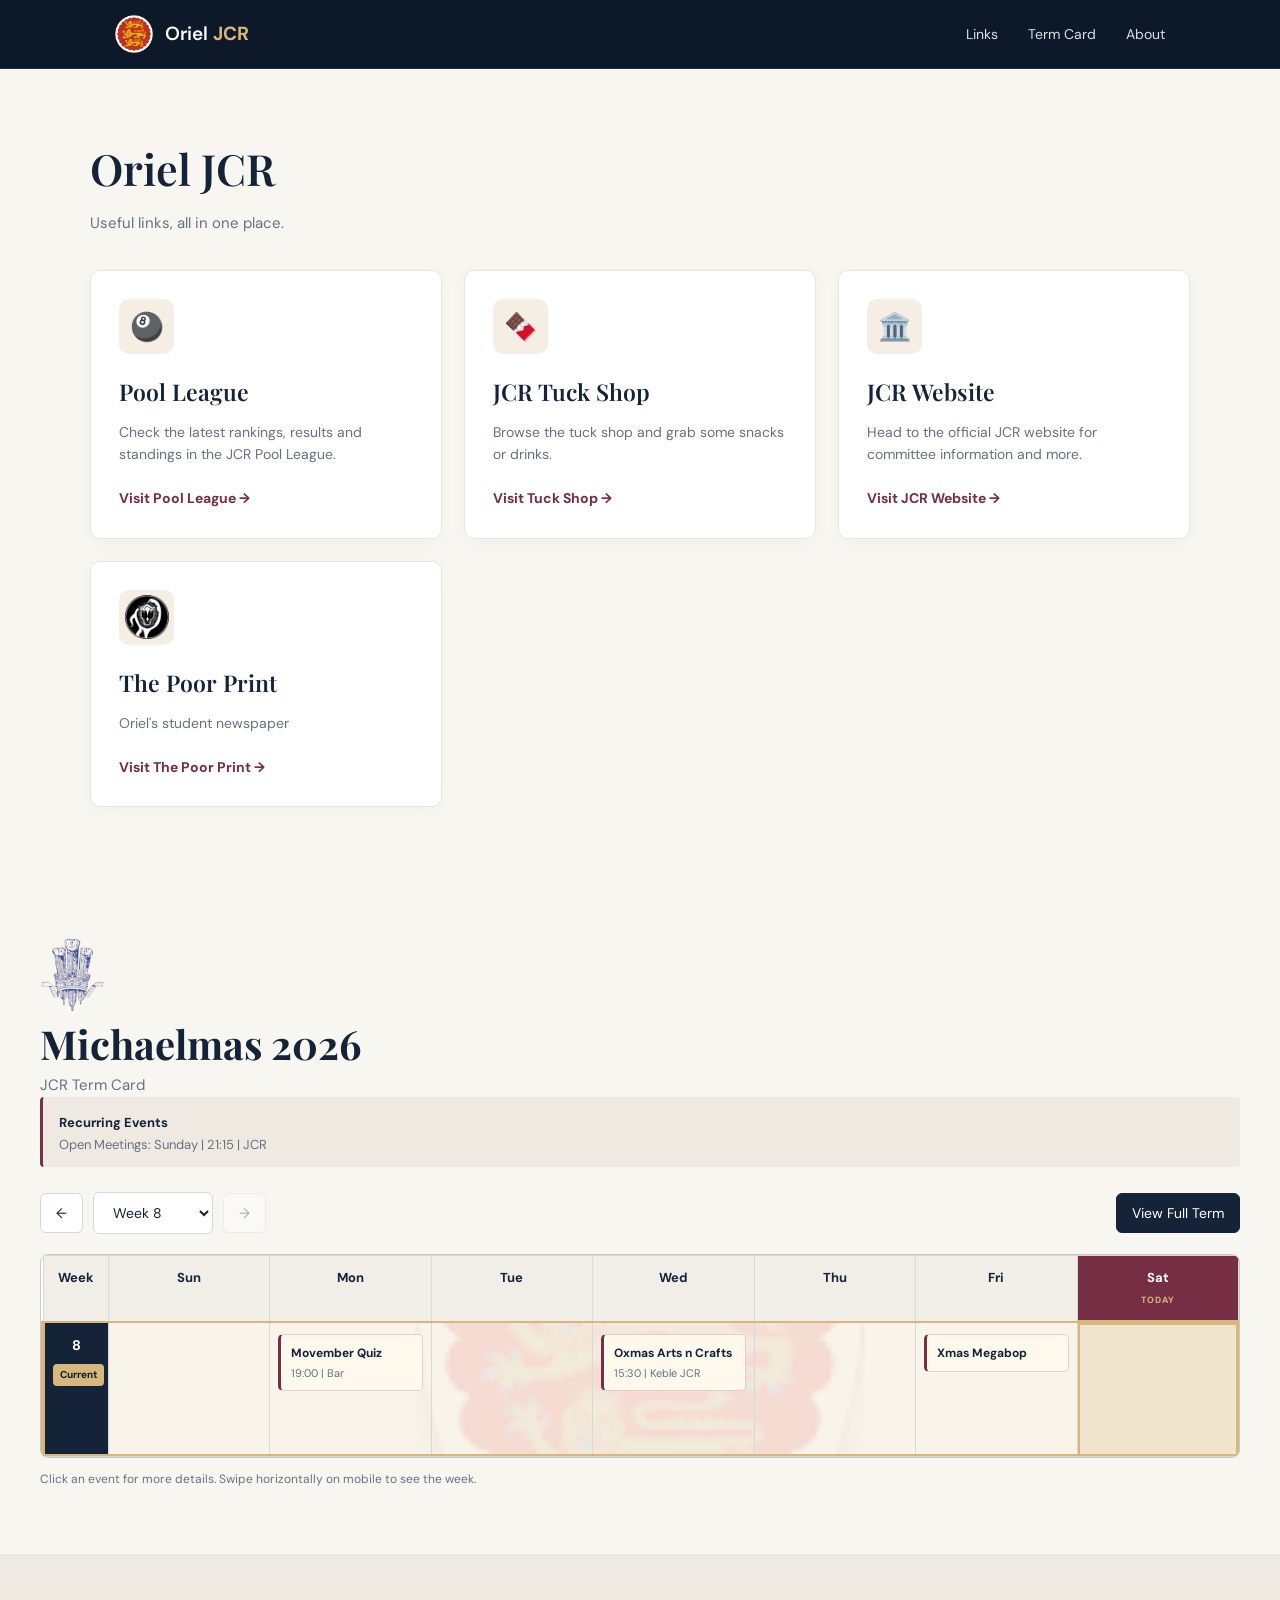
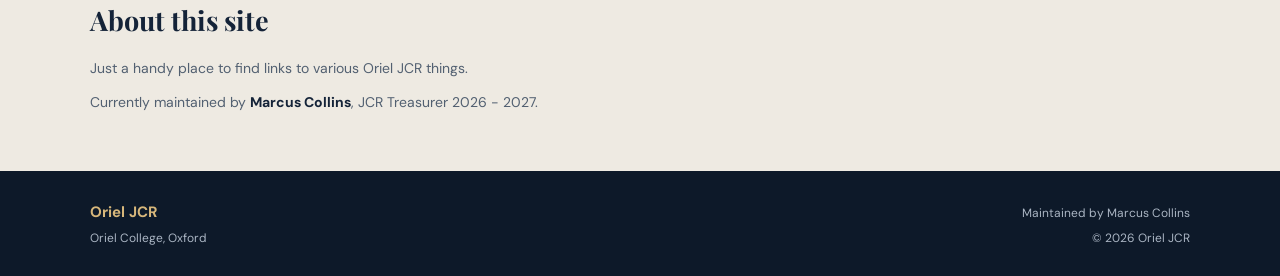
<file: index.html>
<!DOCTYPE html>
<html lang="en">
<head>
  <meta charset="UTF-8">
  <meta name="viewport"
        content="width=device-width, initial-scale=1.0">

  <meta name="description"
        content="Useful links and resources for Oriel College JCR students.">

  <title>Oriel JCR</title>

  <link rel="icon" type="image/x-icon" href="icon.ico">
  <link rel="stylesheet" href="style.css">

  <script src="script.js" defer></script>
</head>
<body>
  <!-- Navigation -->
  <header class="site-header">
    <nav class="navbar">

      <a href="#resources" class="brand">
        <img src="icon.ico"
             alt="Oriel JCR"
             class="brand-icon">

        <span>Oriel <strong>JCR</strong></span>
      </a>

      <button class="menu-toggle"
              aria-label="Toggle navigation"
              aria-controls="nav-links"
              aria-expanded="false">
        ☰
      </button>

      <div class="nav-links" id="nav-links">
        <a href="#resources">Links</a>
        <a href="#termcard">Term Card</a>
        <a href="#about">About</a>

        <a href="admin/" id="admin-link" class="admin-link" hidden><span>⚙</span> Admin</a>
      </div>

    </nav>
  </header>

  <main>

    <!-- Useful Links -->
    <section class="resources section" id="resources">

      <div class="section-heading">
        <h1>Oriel JCR</h1>
        <p>Useful links, all in one place.</p>
      </div>

      <div class="card-grid">

        <!-- Pool League -->
        <a href="https://orieljcrtreasurer.github.io/oriel-jcr-pool-rankings/" class="resource-card">

          <div class="card-icon">🎱</div>

          <h2>Pool League</h2>

          <p>
            Check the latest rankings, results
            and standings in the JCR Pool League.
          </p>

          <span class="card-link">
            Visit Pool League →
          </span>
        </a>

        <!-- Tuck Shop -->
        <a href="https://orieljcrtreasurer.github.io/oriel-jcr-tuck-shop/" class="resource-card">

          <div class="card-icon">🍫</div>

          <h2>JCR Tuck Shop</h2>

          <p>
            Browse the tuck shop and grab
            some snacks or drinks.
          </p>

          <span class="card-link">
            Visit Tuck Shop →
          </span>
        </a>

        <!-- Official JCR -->
        <a href="https://www.orieljcr.org/" class="resource-card" target="_blank" rel="noopener noreferrer">

          <div class="card-icon">🏛️</div>

          <h2>JCR Website</h2>

          <p>
            Head to the official JCR website
            for committee information and more.
          </p>

          <span class="card-link">
            Visit JCR Website →
          </span>
        </a>

        <!-- The Poor Print -->
         <a href="https://thepoorprint.com/" class="resource-card" target="_blank" rel="noopener noreferrer">

          <div class="card-icon">
            <img src="the-poor-print.png" alt="The Poor Print">
          </div>

          <h2>The Poor Print</h2>

          <p>
            Oriel's student newspaper
          </p>

          <span class="card-link">
            Visit The Poor Print →
          </span>

         </a>

      </div>

    </section>

    <!-- Term Card -->
    <section class="termcard-section section" id="termcard">

      <div class="termcard-container">

        <div class="termcard-header">

          <img src="feathers.png" alt="Oriel Feathers" class="termcard-feathers">

          <div class="termcard-title">
            <h2>Michaelmas 2026</h2>
            <p>JCR Term Card</p>
          </div>

        </div>

        <div class="termcard-info">
          <strong>Recurring Events</strong>
          <p>Open Meetings: Sundays 21:15 in the JCR</p>
        </div>

        <!-- Controls -->
        <div class="termcard-controls">

          <div class="week-navigation">

            <button id="prev-week" class="week-arrow" aria-label="Previous week">←</button>

            <label for="week-select" class="sr-only">Select week</label>

            <select name="week-select" id="week-select">
              <option value="0">Week 0</option>
              <option value="1">Week 1</option>
              <option value="2">Week 2</option>
              <option value="3">Week 3</option>
              <option value="4">Week 4</option>
              <option value="5">Week 5</option>
              <option value="6">Week 6</option>
              <option value="7">Week 7</option>
              <option value="8">Week 8</option>
            </select>

            <button id="next-week" class="week-arrow" aria-label="Next week">→</button>

          </div>

          <button id="toggle-term" class="term-view-button" aria-pressed="false">View Full Term</button>

        </div>

        <!-- Timetable -->
        <div class="termcard-table-wrapper">

          <div class="termcard-watermark" aria-hidden="true"></div>

          <table class="termcard-table">

            <thead>
              <tr>
                <th scope="col">Week</th>
                <th scope="col">Sun</th>
                <th scope="col">Mon</th>
                <th scope="col">Tue</th>
                <th scope="col">Wed</th>
                <th scope="col">Thu</th>
                <th scope="col">Fri</th>
                <th scope="col">Sat</th>
              </tr>
            </thead>

            <tbody id="termcard-body">
              <!-- Events inserted by JavaScript -->
            </tbody>

          </table>

        </div>

        <p class="termcard-help">
          Click an event for more details.
          Swipe horizontally on mobile to see the week.
        </p>

      </div>

    </section>

    <!-- Event Details Dialog -->
     <dialog id="event-dialog" class="event-dialog">

      <div class="event-dialog-content">

        <button id="close-event" class="close-event" aria-label="Close event details">×</button>

        <span id="event-week" class="event-week-label"></span>

        <h2 id="event-title"></h2>

        <div class="event-detail">
          <span>Day</span>
          <strong id="event-day"></strong>
        </div>

        <div class="event-detail">
          <span>Time</span>
          <strong id="event-time"></strong>
        </div>

        <div class="event-detail">
          <span>Location</span>
          <strong id="event-location"></strong>
        </div>

      </div>

     </dialog>

    <!-- About -->
    <section class="about section" id="about">

      <div class="about-inner">

        <h2>About this site</h2>

        <p>
          Just a handy place to find links
          to various Oriel JCR things.
        </p>

        <p>
          Currently maintained by
          <strong>Marcus Collins</strong>,
          JCR Treasurer 2026 - 2027.
        </p>

      </div>

    </section>

  </main>

  <!-- Footer -->
  <footer class="footer">

    <div class="footer-inner">

      <div>
        <strong>Oriel JCR</strong>
        <p>Oriel College, Oxford</p>
      </div>

      <div class="footer-right">
        <p>
          Maintained by Marcus Collins
        </p>

        <p>
          © <span id="year"></span> Oriel JCR
        </p>
      </div>

    </div>

  </footer>
</body>
</html>
</file>
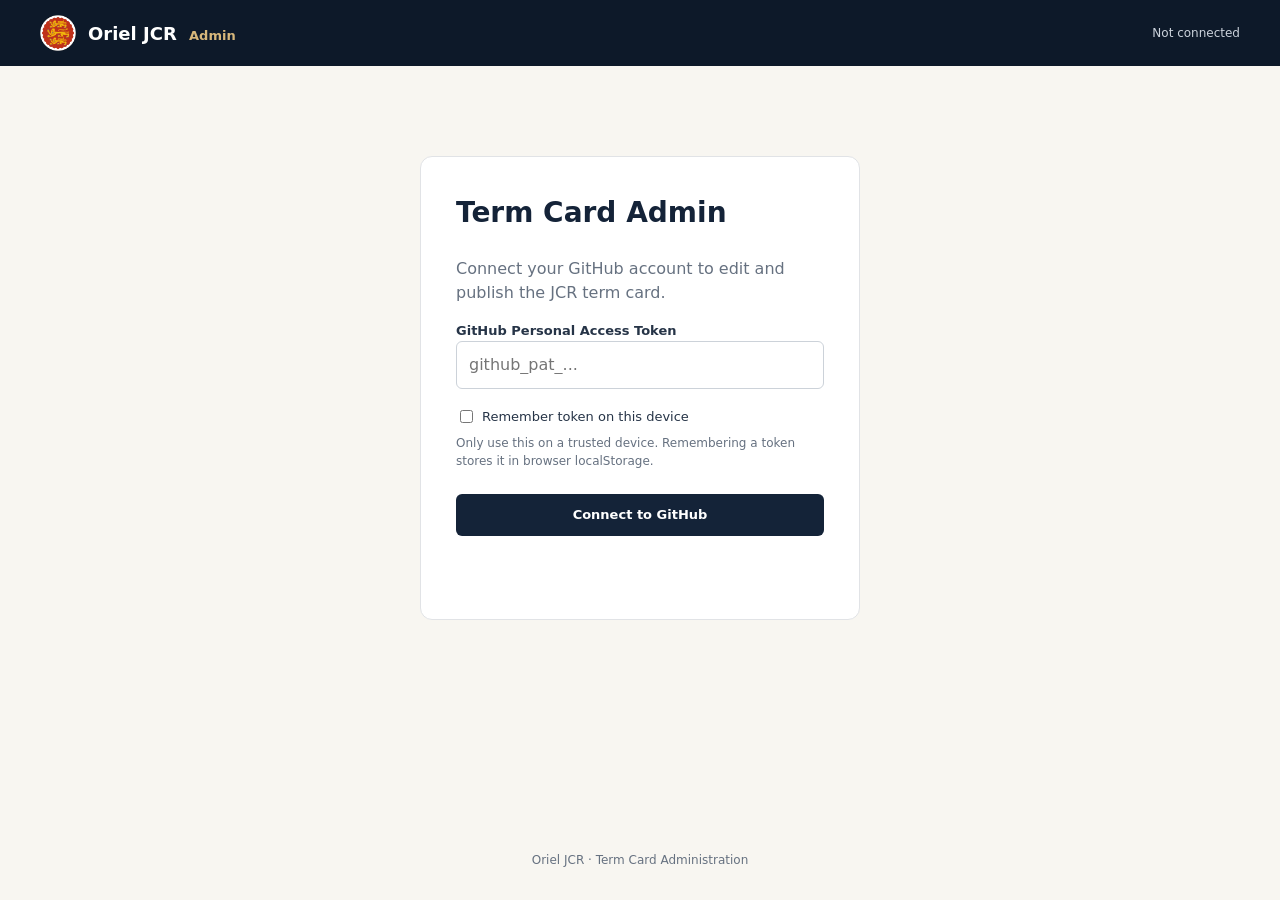
<file: admin/index.html>
<!DOCTYPE html>
<html lang="en">
<head>
  <meta charset="UTF-8">
  <meta name="viewport"
        content="width=device-width, initial-scale=1">

  <meta name="robots" content="noindex, nofollow">
  <meta name="referrer" content="no-referrer">

  <title>Admin | Oriel JCR</title>

  <link rel="icon" href="../icon.ico">
  <link rel="stylesheet" href="style.css">
  <script src="script.js" defer></script>
</head>
<body>

  <header class="topbar">
    <a class="brand" href="../">
      <img src="../icon.ico" alt="" width="36" height="36">
      <span>Oriel JCR <small>Admin</small></span>
    </a>

    <div class="top-actions">
      <span id="connection-label">Not connected</span>
      <button id="logout-btn" class="secondary" hidden>
        Disconnect
      </button>
    </div>
  </header>

  <main class="container">

    <!-- Login -->
    <section id="login-screen" class="login-card">
      <h1>Term Card Admin</h1>
      <p>
        Connect your GitHub account to edit
        and publish the JCR term card.
      </p>

      <form id="login-form">
        <label for="token-input">
          GitHub Personal Access Token
        </label>
        <input
          id="token-input"
          type="password"
          placeholder="github_pat_..."
          autocomplete="off"
          required
        >

        <label class="checkbox-label">
          <input type="checkbox" id="remember-token">
          Remember token on this device
        </label>

        <p class="hint">
          Only use this on a trusted device.
          Remembering a token stores it in
          browser localStorage.
        </p>

        <button type="submit" id="connect-btn"
                class="primary">
          Connect to GitHub
        </button>
      </form>

      <p id="login-message" class="message"
         role="status" aria-live="polite"></p>
    </section>

    <!-- Dashboard -->
    <section id="dashboard" hidden>

      <div class="page-heading">
        <div>
          <h1>Term Card Editor</h1>
          <p id="term-summary">Loading term card...</p>
        </div>

        <div class="toolbar">
          <button id="reload-btn" class="secondary">
            Reload from GitHub
          </button>
          <button id="publish-btn" class="primary">
            Publish Changes
          </button>
        </div>
      </div>

      <div id="status-message" class="message"
           role="status" aria-live="polite"></div>

      <div class="editor-layout">

        <!-- Events list -->
        <section class="panel">
          <div class="panel-heading">
            <h2>Events</h2>
            <button id="add-event-btn" class="primary">
              + Add Event
            </button>
          </div>

          <div class="filters">
            <label for="filter-week">Week</label>
            <select id="filter-week">
              <option value="all">All weeks</option>
              <option value="0">Week 0</option>
              <option value="1">Week 1</option>
              <option value="2">Week 2</option>
              <option value="3">Week 3</option>
              <option value="4">Week 4</option>
              <option value="5">Week 5</option>
              <option value="6">Week 6</option>
              <option value="7">Week 7</option>
              <option value="8">Week 8</option>
            </select>

            <input id="search-events"
                   type="search"
                   placeholder="Search events...">
          </div>

          <div id="events-list" class="events-list"></div>
        </section>

        <!-- Editor -->
        <section class="panel">
          <h2 id="editor-heading">Term Settings</h2>

          <form id="term-form" class="form-grid">
            <label>
              Term name
              <input id="term-name" required
                     placeholder="Michaelmas">
            </label>

            <label>
              Year
              <input id="term-year" type="number"
                     min="2000" max="2100" required>
            </label>

            <label class="full-width">
              Week 0 start date
              <input id="term-start" type="date" required>
            </label>

            <button type="submit" class="secondary full-width">
              Save Term Settings
            </button>
          </form>

          <hr>

          <h2 id="event-form-heading">Add / Edit Event</h2>

          <form id="event-form" class="form-grid">
            <label class="full-width">
              Event name
              <input id="event-name" required
                     placeholder="JCR Quiz Night">
            </label>

            <label>
              Week
              <select id="event-week" required>
                <option value="0">Week 0</option>
                <option value="1">Week 1</option>
                <option value="2">Week 2</option>
                <option value="3">Week 3</option>
                <option value="4">Week 4</option>
                <option value="5">Week 5</option>
                <option value="6">Week 6</option>
                <option value="7">Week 7</option>
                <option value="8">Week 8</option>
              </select>
            </label>

            <label>
              Day
              <select id="event-day" required>
                <option value="0">Sunday</option>
                <option value="1">Monday</option>
                <option value="2">Tuesday</option>
                <option value="3">Wednesday</option>
                <option value="4">Thursday</option>
                <option value="5">Friday</option>
                <option value="6">Saturday</option>
              </select>
            </label>

            <label>
              Time
              <input id="event-time" type="time">
            </label>

            <label>
              Location
              <input id="event-location"
                     placeholder="JCR">
            </label>

            <div class="form-actions full-width">
              <button type="submit" class="primary">
                Save Event
              </button>
              <button type="button" id="cancel-edit"
                      class="secondary">
                Clear
              </button>
              <button type="button" id="delete-event"
                      class="danger" hidden>
                Delete Event
              </button>
            </div>
          </form>
        </section>

      </div>

      <!-- Recurring events -->
      <section class="panel recurring-panel">
        <div class="panel-heading">
          <h2>Recurring Events</h2>
          <button id="add-recurring" class="secondary">
            + Add Recurring Event
          </button>
        </div>

        <div id="recurring-list"></div>
      </section>

    </section>
  </main>

  <footer class="footer">
    Oriel JCR · Term Card Administration
  </footer>

</body>
</html>
</file>
<file: style.css>
@import url('https://fonts.googleapis.com/css2?family=DM+Sans:wght@400;500;600;700&family=Playfair+Display:wght@500;600;700&display=swap');

/* Colours */

:root {
  --navy: #142338;
  --navy-dark: #0d1929;
  --burgundy: #752e43;
  --gold: #d7b77b;
  --cream: #f8f6f1;
  --white: #ffffff;
  --text: #263447;
  --muted: #667180;
}

/* General */

* {
  margin: 0;
  padding: 0;
  box-sizing: border-box;
}

html {
  scroll-behavior: smooth;
  scroll-padding-top: 80px;
}

body {
  font-family: 'DM Sans', sans-serif;
  background: var(--cream);
  color: var(--text);
  line-height: 1.6;
}

a {
  text-decoration: none;
  color: inherit;
}

/* Navigation */

.site-header {
  background: var(--navy-dark);
  position: sticky;
  top: 0;
  z-index: 100;
  border-bottom: 1px solid #ffffff20;
}

.navbar {
  max-width: 1100px;
  margin: auto;
  padding: 15px 25px;

  display: flex;
  justify-content: space-between;
  align-items: center;
}

.brand {
  display: flex;
  align-items: center;
  gap: 12px;

  color: white;
  font-size: 19px;
  font-weight: 600;
}

.brand-icon {
  width: 38px;
  height: 38px;
  object-fit: contain;
}

.brand strong {
  color: var(--gold);
}

.nav-links {
  display: flex;
  gap: 30px;
}

.nav-links a {
  color: #d9e0e8;
  font-size: 14px;
  transition: color 0.2s;
}

.nav-links a:hover {
  color: var(--gold);
}

.menu-toggle {
  display: none;
  background: none;
  border: none;
  color: white;
  font-size: 26px;
  cursor: pointer;
}

/* =========================================
   ADMIN NAVIGATION BUTTON
   ========================================= */

.admin-link {
  display: inline-flex;
  align-items: center;
  gap: 7px;

  padding: 7px 13px;
  border: 1px solid var(--gold);
  border-radius: 6px;

  color: var(--gold) !important;
  font-weight: 600;
  font-size: 13px;
  transition: background 0.2s;
}

.admin-link:hover {
  background: rgba(215, 183, 123, 0.12);
}

/* Ensure hidden attribute actually hides it */
.admin-link[hidden] {
  display: none !important;
}

@media (max-width: 768px) {
  .admin-link {
    width: fit-content;
  }
}


/* Sections */

.section {
  padding: 65px 25px;
}

/* Resources */

.resources {
  min-height: 420px;
}

.section-heading {
  max-width: 1100px;
  margin: 0 auto 35px;
}

.section-heading h1 {
  font-family: 'Playfair Display', serif;
  color: var(--navy);
  font-size: clamp(32px, 4vw, 43px);
  font-weight: 600;
  margin-bottom: 8px;
}

.section-heading p {
  color: var(--muted);
  font-size: 15px;
}

/* Cards */

.card-grid {
  max-width: 1100px;
  margin: auto;

  display: grid;
  grid-template-columns: repeat(3, 1fr);
  gap: 22px;
}

.resource-card {
  display: flex;
  flex-direction: column;

  padding: 28px;

  background: white;
  border: 1px solid #e6e4df;
  border-radius: 10px;

  box-shadow: 0 3px 15px #14233808;

  transition:
    transform 0.2s,
    box-shadow 0.2s,
    border-color 0.2s;
}

.resource-card:hover {
  transform: translateY(-4px);
  box-shadow: 0 10px 25px #14233815;
  border-color: var(--gold);
}

.resource-card:focus-visible,
.nav-links a:focus-visible,
.brand:focus-visible,
.menu-toggle:focus-visible {
  outline: 3px solid var(--gold);
  outline-offset: 4px;
}

.card-icon {
  width: 55px;
  height: 55px;

  display: grid;
  place-items: center;

  background: #f4eee4;
  border-radius: 10px;

  font-size: 27px;
  margin-bottom: 20px;
}

.card-icon img {
  width: 80%;
  height: 80%;
  object-fit: contain;
}

.resource-card h2 {
  font-family: 'Playfair Display', serif;
  font-size: 23px;
  font-weight: 600;

  color: var(--navy);
  margin-bottom: 10px;
}

.resource-card p {
  font-size: 14px;
  color: var(--muted);

  flex-grow: 1;
  margin-bottom: 22px;
}

.card-link {
  color: var(--burgundy);
  font-size: 14px;
  font-weight: 700;
}

/* Term Card */
.termcard-section {
  background: var(--cream);
}

.termcard-container {
  max-width: 1200px;
  margin: auto;
}

/* Heading */

.termcard-heading {
  display: flex;
  align-items: center;
  gap: 20px;
  margin-bottom: 20px;
}

.termcard-feathers {
  width: 65px;
  height: 75px;
  object-fit: contain;
}

.termcard-title h2 {
  font-family: 'Playfair Display', serif;
  font-size: clamp(28px, 4vw, 40px);
  color: var(--navy);
  line-height: 1.2;
}

.termcard-title p {
  color: var(--muted);
  font-size: 15px;
  margin-top: 5px;
}

.termcard-info {
  margin-bottom: 25px;
  padding: 12px 16px;
  background: #eeeae2;
  border-left: 3px solid var(--burgundy);
  border-radius: 4px;
}

.termcard-info strong {
  font-size: 13px;
  color: var(--navy);
}

.termcard-info p {
  font-size: 13px;
  color: var(--muted);
}

/* Controls */

.termcard-controls {
  display: flex;
  justify-content: space-between;
  align-items: center;
  flex-wrap: wrap;
  gap: 15px;
  margin-bottom: 20px;
}

.week-navigation {
  display: flex;
  align-items: center;
  gap: 10px;
}

.week-arrow,
.term-view-button,
#week-select {
  font-family: inherit;
  font-size: 14px;
  border: 1px solid #d8d7d3;
  border-radius: 6px;
  background: white;
  color: var(--navy);
  padding: 10px 15px;
}

.week-arrow,
.term-view-button {
  cursor: pointer;
  transition: background 0.2s;
}

.week-arrow:hover,
.term-view-button:hover {
  background: #eeeae2;
}

.week-arrow:disabled {
  opacity: 0.35;
  cursor: not-allowed;
}

#week-select {
  min-width: 120px;
  cursor: pointer;
}

.term-view-button {
  background: var(--navy);
  color: white;
  border-color: var(--navy);
}

.term-view-button:hover {
  background: var(--burgundy);
  color: white;
}

/* Timetable */

.termcard-table-wrapper {
  position: relative;
  overflow-x: auto;
  border: 1px solid #c9c9c9;
  border-radius: 8px;
  background: white;
}

/* Lion watermark */

.termcard-watermark {
  position: absolute;
  inset: 0;
  background-image: url("lion.png");
  background-repeat: no-repeat;
  background-position: center;
  background-size: min(55%, 450px);
  opacity: 0.13;
  pointer-events: none;
  z-index: 0;
}

/* Table */

.termcard-table {
  width: 100%;
  min-width: 850px;
  border-collapse: collapse;
  table-layout: fixed;
  position: relative;
  z-index: 1;
}

.termcard-table th,
.termcard-table td {
  border: 1px solid #d8d8d8;
  padding: 12px 8px;
  vertical-align: top;
}

.termcard-table thead th {
  background: #f1eee8;
  color: var(--navy);
  font-size: 13px;
  font-weight: 700;
  text-align: center;
}

.termcard-table thead th:first-child {
  width: 65px;
}

.termcard-table tbody th {
  background: #f1eee8b8;
  color: var(--navy);
  text-align: center;
  font-weight: 700;
  font-size: 14px;
}

.termcard-table td {
  background: #ffffffb5;
  height: 135px;
}

.termcard-table td:empty {
  background: #ffffff75;
}

/* Events */

.term-event {
  display: block;
  width: 100%;
  padding: 10px;
  margin-bottom: 7px;
  text-align: left;
  font-family: inherit;
  background: #f3e9eb;
  border: 1px solid #e5cdd3;
  border-left: 3px solid var(--burgundy);
  border-radius: 5px;
  cursor: pointer;
  transition: background 0.2s, transform 0.2s;
}

.term-event:hover {
  background: #ead8dd;
  transform: translateY(-2px);
}

.term-event:focus-visible,
.week-arrow:focus-visible,
.term-view-button:focus-visible,
#week-select:focus-visible {
  outline: 3px solid var(--gold);
  outline-offset: 2px;
}

.term-event-title {
  display: block;
  font-size: 12px;
  font-weight: 700;
  color: var(--navy);
  line-height: 1.4;
}

.term-event-time {
  display: block;
  margin-top: 5px;
  font-size: 11px;
  color: var(--muted);
}

/* Full term view */

.termcard-table.full-term td {
  height: 105px;
  padding: 6px;
}

.termcard-table.full-term .term-event {
  padding: 7px;
}

.termcard-table.full-term .term-event-title {
  font-size: 11px;
}

.termcard-table.full-term .term-event-time {
  font-size: 10px;
}

.termcard-help {
  margin-top: 12px;
  color: var(--muted);
  font-size: 12px;
}

/* Event popup */

.event-dialog {
  width: min(420px, calc(100% - 30px));
  max-height: 85vh;
  overflow-y: auto;
  margin: auto;
  padding: 0;
  border: none;
  border-radius: 12px;
  box-shadow: 0 20px 60px #00000040;
  color: var(--text);
}

.event-dialog::backdrop {
  background: #0d1929a6;
}

.event-dialog-content {
  position: relative;
  padding: 35px;
  background: white;
}

.close-event {
  position: absolute;
  top: 12px;
  right: 18px;
  border: none;
  background: transparent;
  color: var(--muted);
  font-size: 28px;
  cursor: pointer;
}

.event-week-label {
  color: var(--burgundy);
  font-size: 12px;
  font-weight: 700;
  text-transform: uppercase;
  letter-spacing: 1px;
}

.event-dialog h2 {
  font-family: 'Playfair Display', serif;
  font-size: 27px;
  color: var(--navy);
  line-height: 1.3;
  margin: 12px 0 25px;
}

.event-detail {
  display: flex;
  justify-content: space-between;
  gap: 15px;
  padding: 12px 0;
  border-bottom: 1px solid #eee;
  font-size: 14px;
}

.event-detail span {
  color: var(--muted);
}

.event-detail strong {
  color: var(--navy);
  text-align: right;
}

/* Accessibility */

.sr-only {
  position: absolute;
  width: 1px;
  height: 1px;
  padding: 0;
  margin: -1px;
  overflow: hidden;
  clip: rect(0, 0, 0, 0);
  white-space: nowrap;
  border: 0;
}

/* Mobile */

@media (max-width: 768px) {

  .termcard-heading {
    gap: 12px;
  }

  .termcard-feathers {
    width: 45px;
    height: 55px;
  }

  .termcard-controls {
    align-items: stretch;
  }

  .week-navigation {
    flex: 1;
  }

  #week-select {
    flex: 1;
  }

  .term-view-button {
    width: 100%;
  }

  .termcard-table {
    min-width: 750px;
  }

  .termcard-table td {
    height: 120px;
  }

  .event-dialog-content {
    padding: 28px 22px;
  }

}

@media (prefers-reduced-motion: reduce) {
  .term-event {
    transition: none;
  }
}


/* =========================================
   CURRENT WEEK HIGHLIGHTING
   ========================================= */

/* Highlight the current week's cells */

.termcard-table tbody tr.current-week td {
  background: rgba(215, 183, 123, 0.16);
}

/* Current week number */

.termcard-table tbody tr.current-week th {
  background: var(--navy);
  color: white;
  border-left: 4px solid var(--gold);
}

/* Current week badge */

.current-week-badge {
  display: block;
  width: fit-content;
  margin: 8px auto 0;
  padding: 3px 7px;

  background: var(--gold);
  color: var(--navy-dark);

  border-radius: 4px;

  font-family: 'DM Sans', sans-serif;
  font-size: 10px;
  font-weight: 700;
}

/* Make the current row stand out */

.termcard-table tbody tr.current-week {
  outline: 2px solid var(--gold);
  outline-offset: -2px;
}

/* Keep event cards readable */

.termcard-table tbody tr.current-week .term-event {
  background: #fff8ec;
  border-left-color: var(--burgundy);
}

.termcard-table tbody tr.current-week .term-event:hover {
  background: #f7e8c8;
}


/* =========================================
   CURRENT DAY HIGHLIGHTING
   ========================================= */

/* Today's column heading */

.termcard-table thead th.current-day-header {
  background: var(--burgundy);
  color: white;
  border-bottom: 3px solid var(--gold);
}

/* Today's cell */

.termcard-table tbody tr.current-week td.current-day {
  background: rgba(215, 183, 123, 0.38);
  box-shadow: inset 0 0 0 2px var(--gold);
}

/* Today's events */

.term-event.today-event,
.termcard-table tbody tr.current-week
.term-event.today-event {
  background: #fff3d8;
  border: 1px solid var(--gold);
  border-left: 4px solid var(--burgundy);
}

/* Hover effect */

.term-event.today-event:hover {
  background: #f8e5ba;
}

/* Make today's heading stand out */

.current-day-header::after {
  content: "TODAY";
  display: block;
  font-family: 'DM Sans', sans-serif;
  font-size: 9px;
  font-weight: 700;
  letter-spacing: 1px;
  margin-top: 4px;
  color: var(--gold);
}


/* About */

.about {
  background: #eeeae2;
  padding: 45px 25px;
}

.about-inner {
  max-width: 1100px;
  margin: auto;
}

.about h2 {
  font-family: 'Playfair Display', serif;
  color: var(--navy);
  font-size: 27px;
  margin-bottom: 15px;
}

.about p {
  color: #526071;
  font-size: 14px;
  margin-bottom: 12px;
}

.about strong {
  color: var(--navy);
}

/* Footer */

.footer {
  background: var(--navy-dark);
  color: white;
  padding: 28px 25px;
}

.footer-inner {
  max-width: 1100px;
  margin: auto;

  display: flex;
  justify-content: space-between;
  align-items: center;
  gap: 25px;
}

.footer strong {
  color: var(--gold);
  font-size: 15px;
}

.footer p {
  color: #aab5c3;
  font-size: 12px;
  margin-top: 5px;
}

.footer-right {
  text-align: right;
}

/* Mobile */

@media (max-width: 768px) {

  .navbar {
    padding: 14px 20px;
  }

  .brand {
    font-size: 17px;
  }

  .brand-icon {
    width: 34px;
    height: 34px;
  }

  .menu-toggle {
    display: block;
  }

  .nav-links {
    display: none;
    position: absolute;

    top: 100%;
    left: 0;
    right: 0;

    background: var(--navy-dark);
    padding: 20px;

    flex-direction: column;
    gap: 20px;

    border-top: 1px solid #ffffff20;
  }

  .nav-links.active {
    display: flex;
  }

  .section {
    padding: 45px 20px;
  }

  .card-grid {
    grid-template-columns: 1fr;
    gap: 16px;
  }

  .resource-card {
    padding: 24px;
  }

  .about {
    padding: 35px 20px;
  }

  .footer-inner {
    flex-direction: column;
    text-align: center;
    gap: 15px;
  }

  .footer-right {
    text-align: center;
  }

}

@media (prefers-reduced-motion: reduce) {
  html {
    scroll-behavior: auto;
  }

  *,
  *::before,
  *::after {
    transition-duration: 0.01ms !important;
  }
}
</file>
<file: admin/style.css>
:root {
  --navy: #142338;
  --dark: #0d1929;
  --burgundy: #752e43;
  --gold: #d7b77b;
  --cream: #f8f6f1;
  --text: #263447;
  --muted: #667180;
  --border: #e1e3e6;
}

* {
  box-sizing: border-box;
}

body {
  margin: 0;
  font-family: system-ui, sans-serif;
  background: var(--cream);
  color: var(--text);
  line-height: 1.5;
}

[hidden] {
  display: none !important;
}

button, input, select {
  font: inherit;
}

button {
  cursor: pointer;
}

button:disabled {
  opacity: .55;
  cursor: wait;
}

button:focus-visible,
input:focus-visible,
select:focus-visible,
a:focus-visible {
  outline: 3px solid var(--gold);
  outline-offset: 2px;
}

.topbar {
  background: var(--dark);
  color: white;
  padding: 15px max(20px, calc((100% - 1200px) / 2));
  display: flex;
  justify-content: space-between;
  align-items: center;
  gap: 15px;
}

.brand {
  display: flex;
  align-items: center;
  gap: 12px;
  color: white;
  text-decoration: none;
  font-weight: 700;
  font-size: 18px;
}

.brand img {
  object-fit: contain;
}

.brand small {
  color: var(--gold);
  font-size: 13px;
  margin-left: 6px;
}

.top-actions {
  display: flex;
  align-items: center;
  gap: 12px;
  font-size: 12px;
  color: #ccd3dc;
}

.container {
  max-width: 1200px;
  min-height: calc(100vh - 140px);
  margin: auto;
  padding: 35px 20px;
}

h1, h2, p {
  margin-top: 0;
}

h1 {
  font-size: 28px;
  color: var(--navy);
}

h2 {
  font-size: 18px;
  color: var(--navy);
}

p {
  color: var(--muted);
}

.login-card {
  max-width: 440px;
  margin: 55px auto;
  padding: 35px;
  background: white;
  border: 1px solid var(--border);
  border-radius: 12px;
}

label {
  display: flex;
  flex-direction: column;
  gap: 6px;
  font-size: 13px;
  font-weight: 600;
}

input, select {
  width: 100%;
  padding: 11px 12px;
  background: white;
  border: 1px solid #ccd2d9;
  border-radius: 6px;
  color: var(--text);
}

input:focus, select:focus {
  border-color: var(--burgundy);
}

.checkbox-label {
  flex-direction: row;
  align-items: center;
  margin: 18px 0 8px;
  font-weight: 400;
}

.checkbox-label input {
  width: auto;
}

.hint {
  font-size: 12px;
}

.primary, .secondary, .danger {
  border-radius: 6px;
  border: 1px solid transparent;
  padding: 10px 15px;
  font-size: 13px;
  font-weight: 700;
}

.primary {
  background: var(--navy);
  color: white;
}

.primary:hover {
  background: var(--burgundy);
}

.secondary {
  background: white;
  border-color: #ccd2d9;
  color: var(--navy);
}

.secondary:hover {
  background: #f1eee8;
}

.danger {
  background: #fff1f1;
  color: #a32626;
  border-color: #e6bcbc;
}

.danger:hover {
  background: #ffe0e0;
}

#connect-btn {
  width: 100%;
  margin-top: 12px;
}

.message {
  font-size: 13px;
  margin-top: 15px;
  min-height: 20px;
}

.message.success {
  color: #227448;
}

.message.error {
  color: #b42318;
}

.page-heading {
  display: flex;
  justify-content: space-between;
  align-items: center;
  gap: 20px;
  margin-bottom: 25px;
}

.page-heading p {
  margin-bottom: 0;
}

.toolbar, .form-actions {
  display: flex;
  flex-wrap: wrap;
  gap: 10px;
}

.editor-layout {
  display: grid;
  grid-template-columns: 1fr 1fr;
  gap: 22px;
  align-items: start;
}

.panel {
  background: white;
  padding: 25px;
  border: 1px solid var(--border);
  border-radius: 10px;
}

.panel-heading {
  display: flex;
  justify-content: space-between;
  align-items: center;
  gap: 12px;
  margin-bottom: 20px;
}

.panel-heading h2 {
  margin: 0;
}

.filters {
  display: grid;
  grid-template-columns: 130px 1fr;
  gap: 10px;
  margin-bottom: 20px;
}

.filters label {
  grid-column: 1 / -1;
}

.events-list {
  max-height: 650px;
  overflow-y: auto;
}

.event-item {
  display: flex;
  justify-content: space-between;
  align-items: center;
  gap: 15px;
  padding: 14px 0;
  border-bottom: 1px solid var(--border);
}

.event-item strong {
  display: block;
  font-size: 14px;
}

.event-item small {
  display: block;
  color: var(--muted);
  margin-top: 4px;
}

.event-item button {
  flex-shrink: 0;
}

.form-grid {
  display: grid;
  grid-template-columns: 1fr 1fr;
  gap: 15px;
}

.full-width {
  grid-column: 1 / -1;
}

hr {
  border: 0;
  border-top: 1px solid var(--border);
  margin: 28px 0;
}

.recurring-panel {
  margin-top: 22px;
}

.recurring-item {
  display: grid;
  grid-template-columns: 2fr 1fr 1fr 1fr auto;
  gap: 10px;
  align-items: end;
  margin-top: 15px;
}

.footer {
  text-align: center;
  color: var(--muted);
  font-size: 12px;
  padding: 25px;
}

@media (max-width: 800px) {
  .editor-layout {
    grid-template-columns: 1fr;
  }

  .page-heading {
    align-items: flex-start;
    flex-direction: column;
  }

  .recurring-item {
    grid-template-columns: 1fr 1fr;
  }

  .recurring-item label:first-child {
    grid-column: 1 / -1;
  }
}

@media (max-width: 480px) {
  .login-card {
    padding: 24px;
    margin: 25px auto;
  }

  .form-grid {
    grid-template-columns: 1fr;
  }

  .full-width {
    grid-column: auto;
  }

  .top-actions {
    flex-direction: column;
    align-items: flex-end;
  }
}
</file>
